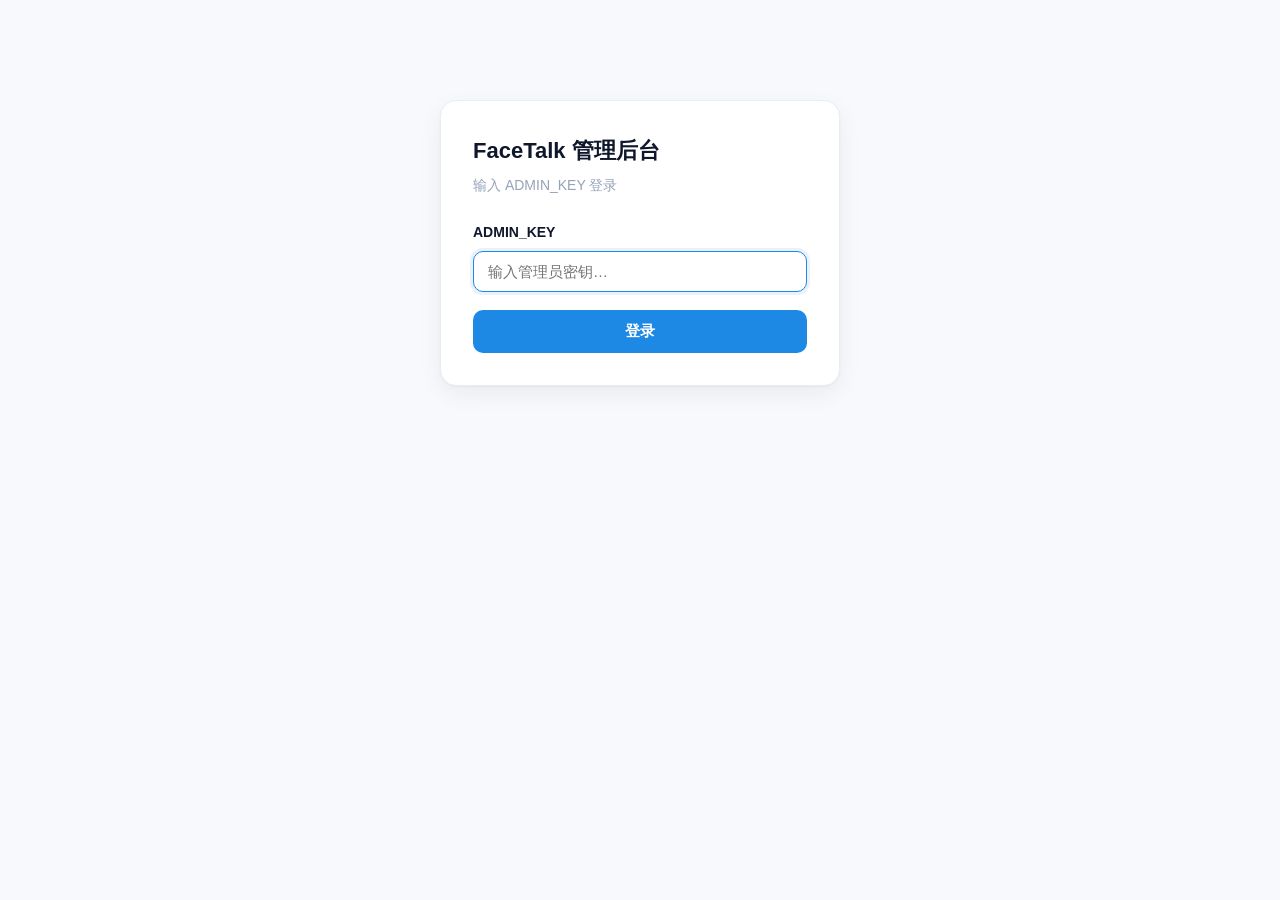
<file: admin.html>
<!DOCTYPE html>
<html lang="zh-CN">
<head>
  <meta charset="UTF-8">
  <meta name="viewport" content="width=device-width, initial-scale=1.0">
  <meta name="robots" content="noindex, nofollow">
  <title>FaceTalk 管理后台</title>
  <style>
    :root {
      --bg: #f7f9fc; --card: #fff; --ink: #0f172a; --ink-2: #475569; --ink-3: #94a3b8;
      --accent: #1e88e5; --accent-d: #1565c0; --accent-soft: #e8f1fc;
      --danger: #dc2626; --danger-soft: #fef2f2;
      --line: #e8edf3; --radius: 16px;
      --shadow: 0 1px 2px rgba(15,23,42,.04), 0 8px 24px rgba(15,23,42,.06);
      --green: #16a34a; --green-soft: #dcfce7;
      --amber: #d97706; --amber-soft: #fff8ec;
    }
    * { box-sizing: border-box; margin: 0; padding: 0; }
    body {
      font-family: -apple-system, BlinkMacSystemFont, "Segoe UI", "PingFang SC", "Microsoft YaHei", sans-serif;
      background: var(--bg); color: var(--ink); line-height: 1.6;
      -webkit-font-smoothing: antialiased;
    }
    .container { max-width: 860px; margin: 0 auto; padding: 40px 20px; }

    /* Login */
    .login-box {
      background: var(--card); border: 1px solid var(--line); border-radius: var(--radius);
      padding: 32px; max-width: 400px; margin: 60px auto; box-shadow: var(--shadow);
    }
    .login-box h1 { font-size: 22px; margin-bottom: 6px; }
    .login-box .sub { color: var(--ink-3); font-size: 14px; margin-bottom: 24px; }
    .login-box label { display: block; font-size: 14px; font-weight: 600; margin-bottom: 8px; }
    .login-box input {
      width: 100%; padding: 11px 14px; font-size: 15px; border: 1px solid var(--line);
      border-radius: 10px; outline: none; transition: border-color .2s, box-shadow .2s;
    }
    .login-box input:focus { border-color: var(--accent); box-shadow: 0 0 0 3px var(--accent-soft); }
    .login-box button {
      width: 100%; margin-top: 18px; padding: 12px; font-size: 15px; font-weight: 600;
      background: var(--accent); color: #fff; border: none; border-radius: 10px; cursor: pointer;
      transition: background .2s;
    }
    .login-box button:hover { background: var(--accent-d); }
    .error { background: var(--danger-soft); color: var(--danger); padding: 10px 14px; border-radius: 10px; font-size: 13px; margin-bottom: 16px; }

    /* Topbar */
    .topbar { display: flex; align-items: center; justify-content: space-between; margin-bottom: 24px; }
    .topbar h1 { font-size: 22px; }
    .topbar .actions { display: flex; gap: 10px; }
    .btn-logout { font-size: 13px; color: var(--ink-3); cursor: pointer; background: none; border: 1px solid var(--line); padding: 6px 14px; border-radius: 999px; transition: .15s; }
    .btn-logout:hover { color: var(--danger); border-color: var(--danger); }

    /* Stats */
    .stats { display: flex; gap: 12px; margin-bottom: 24px; }
    .stat { flex: 1; background: var(--card); border: 1px solid var(--line); border-radius: 12px; padding: 16px; text-align: center; }
    .stat-num { font-size: 26px; font-weight: 800; color: var(--accent); }
    .stat-label { font-size: 12px; color: var(--ink-3); margin-top: 2px; }
    .stat.danger .stat-num { color: var(--danger); }
    .stat.green .stat-num { color: var(--green); }

    /* Tabs */
    .tabs { display: flex; gap: 4px; margin-bottom: 20px; border-bottom: 2px solid var(--line); }
    .tab {
      padding: 10px 18px; font-size: 14px; font-weight: 600; cursor: pointer;
      border: none; background: none; color: var(--ink-3); border-bottom: 2px solid transparent;
      margin-bottom: -2px; transition: color .15s, border-color .15s;
    }
    .tab:hover { color: var(--ink); }
    .tab.active { color: var(--accent); border-bottom-color: var(--accent); }
    .tab-count {
      display: inline-block; min-width: 20px; text-align: center; font-size: 11px;
      background: var(--line); color: var(--ink-3); padding: 1px 6px; border-radius: 10px; margin-left: 4px;
    }
    .tab.active .tab-count { background: var(--accent); color: #fff; }

    /* List */
    .list { display: flex; flex-direction: column; gap: 10px; }
    .item {
      background: var(--card); border: 1px solid var(--line); border-radius: 12px;
      padding: 16px 18px; display: flex; align-items: flex-start; gap: 14px;
      transition: box-shadow .15s;
    }
    .item:hover { box-shadow: var(--shadow); }
    .item.banned { border-left: 4px solid var(--danger); }
    .item-body { flex: 1; min-width: 0; }
    .item-head { display: flex; align-items: center; gap: 8px; margin-bottom: 4px; flex-wrap: wrap; }
    .item-id { font-size: 14px; font-weight: 700; font-family: ui-monospace, "SF Mono", monospace; }
    .badge { display: inline-block; font-size: 11px; font-weight: 700; padding: 2px 8px; border-radius: 6px; }
    .badge-banned { background: var(--danger-soft); color: var(--danger); }
    .badge-ok { background: var(--green-soft); color: var(--green); }
    .badge-open { background: var(--accent-soft); color: var(--accent); }
    .badge-matched { background: var(--amber-soft); color: var(--amber); }
    .badge-closed { background: #f1f3f5; color: var(--ink-3); }
    .item-meta { font-size: 12px; color: var(--ink-3); display: flex; gap: 12px; flex-wrap: wrap; }
    .item-meta span { white-space: nowrap; }
    .item-note { font-size: 13px; color: var(--ink-2); margin-top: 4px; }
    .rep { font-weight: 700; }
    .rep.low { color: var(--danger); }
    .rep.mid { color: var(--amber); }
    .rep.high { color: var(--green); }
    .item-actions { display: flex; gap: 6px; flex-shrink: 0; }
    .btn {
      padding: 7px 14px; font-size: 13px; font-weight: 600; border: none; border-radius: 8px;
      cursor: pointer; transition: background .15s; white-space: nowrap;
    }
    .btn-ban { background: var(--amber-soft); color: var(--amber); }
    .btn-ban:hover { background: #fde4a8; }
    .btn-unban { background: var(--green-soft); color: var(--green); }
    .btn-unban:hover { background: #bbf7d0; }
    .btn-delete { background: var(--danger-soft); color: var(--danger); }
    .btn-delete:hover { background: #fecaca; }
    .btn:disabled { opacity: .5; cursor: default; }

    .empty-state { text-align: center; padding: 60px 20px; color: var(--ink-3); }
    .empty-state p { font-size: 15px; }

    /* Danger zone */
    .danger-zone { margin-top: 36px; padding: 20px; background: var(--danger-soft); border: 1px solid #fecaca; border-radius: 12px; }
    .danger-zone h3 { font-size: 15px; color: var(--danger); margin-bottom: 6px; }
    .danger-zone p { font-size: 13px; color: var(--ink-2); margin-bottom: 14px; }
    .danger-zone button { padding: 9px 18px; font-size: 13px; font-weight: 600; background: var(--danger); color: #fff; border: none; border-radius: 8px; cursor: pointer; }
    .danger-zone button:hover { background: #b91c1c; }
  </style>
</head>
<body>
<div class="container" id="app"></div>

<script>
(function(){
  var el = document.getElementById('app');
  var key = localStorage.getItem('facetalk_admin') || '';
  var users = [];
  var intents = [];
  var walls = [];
  var reports = [];
  var currentTab = 'users';

  function renderLogin(errMsg) {
    el.innerHTML = '<div class="login-box">' +
      '<h1>FaceTalk 管理后台</h1>' +
      '<p class="sub">输入 ADMIN_KEY 登录</p>' +
      (errMsg ? '<div class="error">' + esc(errMsg) + '</div>' : '') +
      '<label>ADMIN_KEY</label>' +
      '<input type="password" id="key-input" placeholder="输入管理员密钥…" autofocus />' +
      '<button id="btn-login">登录</button>' +
      '</div>';
    document.getElementById('key-input').addEventListener('keydown', function(e){ if(e.key==='Enter') doLogin(); });
    document.getElementById('btn-login').addEventListener('click', doLogin);
  }

  function doLogin() {
    var v = document.getElementById('key-input').value.trim();
    if (!v) return;
    key = v;
    localStorage.setItem('facetalk_admin', v);
    loadData();
  }

  function api(action, extra) {
    var body = { admin: key, action: action };
    if (extra) Object.assign(body, extra);
    return fetch('/api/admin', {
      method: 'POST',
      headers: { 'Content-Type': 'application/json' },
      body: JSON.stringify(body)
    }).then(function(r){ return r.json(); });
  }

  function loadData() {
    el.innerHTML = '<p style="text-align:center;color:var(--ink-3);padding:60px">加载中…</p>';
    Promise.all([api('list_users'), api('list_intents'), api('list_walls'), api('list_reports')])
      .then(function(res){
        // Promise.all 返回数组，按索引取各接口结果；仅 401/forbidden 视为登录失效
        var authErr = null;
        (res || []).forEach(function(x){ if (x && x.error === 'forbidden') authErr = authErr || x; });
        if (authErr) { doLogout(authErr.error); return; }
        users = (res[0] && res[0].list) || [];
        intents = (res[1] && res[1].list) || [];
        walls = (res[2] && res[2].list) || [];
        reports = (res[3] && res[3].list) || [];
        renderDashboard();
      })
      .catch(function(err){
        var detail = err && (err.message || err.name) ? (err.name + ': ' + err.message) : String(err);
        el.innerHTML = '<p class="error">请求失败：' + esc(detail) + '<br><small style="opacity:.8">如果一直失败，请按 Ctrl+F5 强制刷新或清除 facetalk.955827.xyz 的服务工作者/缓存。</small></p>';
      });
  }

  function renderDashboard() {
    var banned = users.filter(function(u){ return u.banned; }).length;
    var openIntents = intents.filter(function(i){ return i.status === 'open'; }).length;

    var html = '<div class="topbar">' +
      '<h1>FaceTalk 管理后台</h1>' +
      '<div class="actions"><button class="btn-logout" onclick="doLogout()">退出</button></div>' +
      '</div>';

    html += '<div class="stats">' +
      '<div class="stat"><div class="stat-num">' + users.length + '</div><div class="stat-label">总用户</div></div>' +
      '<div class="stat danger"><div class="stat-num">' + banned + '</div><div class="stat-label">已封禁</div></div>' +
      '<div class="stat"><div class="stat-num">' + intents.length + '</div><div class="stat-label">总意图</div></div>' +
      '<div class="stat green"><div class="stat-num">' + openIntents + '</div><div class="stat-label">开放中</div></div>' +
      '<div class="stat"><div class="stat-num">' + walls.length + '</div><div class="stat-label">留言墙</div></div>' +
      '<div class="stat danger"><div class="stat-num">' + reports.length + '</div><div class="stat-label">被举报</div></div>' +
      '</div>';

    html += '<div class="tabs">' +
      '<button class="tab' + (currentTab==='users' ? ' active' : '') + '" onclick="switchTab(\'users\')">用户<span class="tab-count">' + users.length + '</span></button>' +
      '<button class="tab' + (currentTab==='intents' ? ' active' : '') + '" onclick="switchTab(\'intents\')">意图<span class="tab-count">' + intents.length + '</span></button>' +
      '<button class="tab' + (currentTab==='walls' ? ' active' : '') + '" onclick="switchTab(\'walls\')">留言墙<span class="tab-count">' + walls.length + '</span></button>' +
      '<button class="tab' + (currentTab==='reports' ? ' active' : '') + '" onclick="switchTab(\'reports\')">举报<span class="tab-count">' + reports.length + '</span></button>' +
      '</div>';

    if (currentTab === 'users') {
      html += renderUsers();
    } else if (currentTab === 'walls') {
      html += renderWalls();
    } else if (currentTab === 'reports') {
      html += renderReports();
    } else {
      html += renderIntents();
    }

    html += '<div class="danger-zone">' +
      '<h3>危险区 · 一键清空</h3>' +
      '<p>删除所有用户、意图、配对、消息、评价数据。不可恢复，仅用于测试重置。</p>' +
      '<button onclick="clearAll()">清空全部数据</button>' +
      '</div>';

    el.innerHTML = html;
  }

  function renderUsers() {
    if (!users.length) return '<div class="empty-state"><p>暂无用户</p></div>';
    var html = '<div class="list">';
    users.forEach(function(u){
      var isBanned = !!u.banned;
      var repCls = u.rep < 30 ? 'low' : u.rep < 60 ? 'mid' : 'high';
      html += '<div class="item' + (isBanned ? ' banned' : '') + '">' +
        '<div class="item-body">' +
          '<div class="item-head">' +
            '<span class="item-id">' + esc(shortId(u.id)) + '</span>' +
            '<span class="badge ' + (isBanned ? 'badge-banned' : 'badge-ok') + '">' + (isBanned ? '已封禁' : '正常') + '</span>' +
          '</div>' +
          '<div class="item-meta">' +
            '<span>信誉 <b class="rep ' + repCls + '">' + (u.rep != null ? u.rep : 50) + '</b></span>' +
            '<span>注册 ' + fmtTime(u.created) + '</span>' +
            '<span title="' + esc(u.id) + '">ID: ' + esc(u.id.slice(0,12)) + '…</span>' +
          '</div>' +
        '</div>' +
        '<div class="item-actions">' +
          (isBanned
            ? '<button class="btn btn-unban" data-id="' + esc(u.id) + '" onclick="toggleBan(this,\'unban\')">解封</button>'
            : '<button class="btn btn-ban" data-id="' + esc(u.id) + '" onclick="toggleBan(this,\'ban\')">封禁</button>') +
          '<button class="btn btn-delete" data-id="' + esc(u.id) + '" onclick="delUser(this)">删除</button>' +
        '</div>' +
      '</div>';
    });
    html += '</div>';
    return html;
  }

  function renderIntents() {
    if (!intents.length) return '<div class="empty-state"><p>暂无意图</p></div>';
    var statusMap = { open: 'badge-open', matched: 'badge-matched', closed: 'badge-closed' };
    var statusLabel = { open: '开放中', matched: '已匹配', closed: '已关闭' };
    var html = '<div class="list">';
    intents.forEach(function(it){
      var expired = it.expires && it.expires < Math.floor(Date.now()/1000);
      var badge = expired ? 'badge-closed' : (statusMap[it.status] || 'badge-closed');
      var label = expired ? '已过期' : (statusLabel[it.status] || it.status);
      html += '<div class="item">' +
        '<div class="item-body">' +
          '<div class="item-head">' +
            '<span class="item-id">' + esc(shortId(it.id)) + '</span>' +
            '<span class="badge ' + badge + '">' + label + '</span>' +
          '</div>' +
          '<div class="item-meta">' +
            '<span>发布者 ' + esc(shortId(it.owner)) + '</span>' +
            '<span>岗位 ' + esc(it.role || '-') + '</span>' +
            (it.city ? '<span>城市 ' + esc(it.city) + '</span>' : '') +
            '<span>模式 ' + esc(it.mode === 'voice' ? '语音' : it.mode) + '</span>' +
            '<span>' + fmtTime(it.created) + '</span>' +
          '</div>' +
          (it.note ? '<div class="item-note">' + esc(it.note) + '</div>' : '') +
        '</div>' +
        '<div class="item-actions">' +
          '<button class="btn btn-delete" data-id="' + esc(it.id) + '" onclick="delIntent(this)">删除</button>' +
        '</div>' +
      '</div>';
    });
    html += '</div>';
    return html;
  }

  window.switchTab = function(tab) { currentTab = tab; renderDashboard(); };

  window.toggleBan = function(btn, action) {
    btn.disabled = true;
    var id = btn.dataset.id;
    api(action, { target: id })
      .then(function(d){
        if (d.ok) loadData();
        else { alert(d.error || '失败'); btn.disabled = false; }
      });
  };

  window.delUser = function(btn) {
    if (!confirm('确定删除该用户及其所有意图和申请？此操作不可恢复。')) return;
    btn.disabled = true;
    var id = btn.dataset.id;
    api('delete_user', { target: id })
      .then(function(d){
        if (d.ok) loadData();
        else { alert(d.error || '失败'); btn.disabled = false; }
      });
  };

  window.delIntent = function(btn) {
    if (!confirm('确定删除这条意图？')) return;
    btn.disabled = true;
    var id = btn.dataset.id;
    api('delete_intent', { intentId: id })
      .then(function(d){
        if (d.ok) loadData();
        else { alert(d.error || '失败'); btn.disabled = false; }
      });
  };

  function renderWalls() {
    if (!walls.length) return '<div class="empty-state"><p>留言墙暂无留言</p></div>';
    var html = '<div class="list">';
    walls.forEach(function(w){
      html += '<div class="item">' +
        '<div class="item-body">' +
          '<div class="item-head">' +
            '<span class="item-id">' + esc(w.name || '匿名用户') + '</span>' +
            '<span class="badge badge-open">' + fmtTime(w.createdAt) + '</span>' +
          '</div>' +
          '<div class="item-note">' + esc(w.text) + '</div>' +
        '</div>' +
        '<div class="item-actions">' +
          '<button class="btn btn-delete" data-id="' + esc(w.id) + '" onclick="delWall(this)">删除</button>' +
        '</div>' +
      '</div>';
    });
    html += '</div>';
    return html;
  }

  function renderReports() {
    if (!reports.length) return '<div class="empty-state"><p>暂无举报记录</p></div>';
    var html = '<div class="list">';
    reports.forEach(function(rp){
      var isBanned = !!rp.banned;
      var badgeCls = isBanned ? 'badge-banned' : (rp.count >= 3 ? 'badge-matched' : 'badge-open');
      var badgeTxt = isBanned ? '已封禁' : (rp.count >= 3 ? '达封禁线' : ('被举报 ' + rp.count + ' 次'));
      var items = (rp.items || []).map(function(it){
        return '<li style="margin:3px 0">' + esc(shortId(it.by)) + '：' + esc(it.reason || '(无原因)') + ' · ' + fmtTime(it.created) + '</li>';
      }).join('');
      html += '<div class="item' + (isBanned ? ' banned' : '') + '">' +
        '<div class="item-body">' +
          '<div class="item-head">' +
            '<span class="item-id">' + esc(shortId(rp.target)) + '</span>' +
            '<span class="badge ' + badgeCls + '">' + badgeTxt + '</span>' +
          '</div>' +
          '<div class="item-meta"><span>被 ' + rp.count + ' 个不同人举报</span></div>' +
          '<ul class="item-note" style="padding-left:18px;margin-top:6px">' + items + '</ul>' +
        '</div>' +
        '<div class="item-actions">' +
          (isBanned
            ? '<button class="btn btn-unban" data-id="' + esc(rp.target) + '" onclick="toggleBan(this,\'unban\')">解封</button>'
            : '<button class="btn btn-ban" data-id="' + esc(rp.target) + '" onclick="toggleBan(this,\'ban\')">封禁</button>') +
        '</div>' +
      '</div>';
    });
    html += '</div>';
    return html;
  }

  window.delWall = function(btn) {
    if (!confirm('确定删除这条留言？')) return;
    btn.disabled = true;
    var id = btn.dataset.id;
    api('delete_wall', { wallId: id })
      .then(function(d){
        if (d.ok) loadData();
        else { alert(d.error || '失败'); btn.disabled = false; }
      });
  };

  window.clearAll = function() {
    var c = prompt('此操作将清空全部数据（用户/意图/配对/消息/评价），不可恢复！\n输入 yes 确认：');
    if (c !== 'yes') return;
    api('clear_all').then(function(d){
      if (d.ok) { alert('已清空 ' + d.cleared + ' 张表'); loadData(); }
      else alert(d.error || '失败');
    });
  };

  function doLogout(errMsg) {
    key = '';
    localStorage.removeItem('facetalk_admin');
    renderLogin(errMsg);
  }
  window.doLogout = function(){ doLogout(); };

  function esc(s) {
    return String(s == null ? '' : s).replace(/[&<>"']/g, function(c){
      return { '&':'&amp;','<':'&lt;','>':'&gt;','"':'&quot;',"'":'&#39;' }[c];
    });
  }
  function shortId(id) {
    if (!id) return '-';
    return id.length > 10 ? id.slice(0,8) + '…' : id;
  }
  function fmtTime(sec) {
    if (!sec) return '-';
    var d = new Date(sec * 1000);
    return d.getFullYear() + '-' + pad(d.getMonth()+1) + '-' + pad(d.getDate()) +
      ' ' + pad(d.getHours()) + ':' + pad(d.getMinutes());
  }
  function pad(n){ return n < 10 ? '0' + n : '' + n; }

  // init：先注销服务工作者/清缓存，避免旧 SW 拦截 /api/admin 导致网络错误
  function init() {
    if (key) loadData(); else renderLogin();
  }
  if ('serviceWorker' in navigator) {
    navigator.serviceWorker.getRegistrations().then(function(regs){
      return Promise.all(regs.map(function(r){ return r.unregister(); }));
    }).then(function(){
      if ('caches' in window) {
        return caches.keys().then(function(names){
          return Promise.all(names.map(function(n){ return caches.delete(n); }));
        });
      }
    }).then(init, init);
  } else {
    init();
  }
})();
</script>
</body>
</html>
</file>
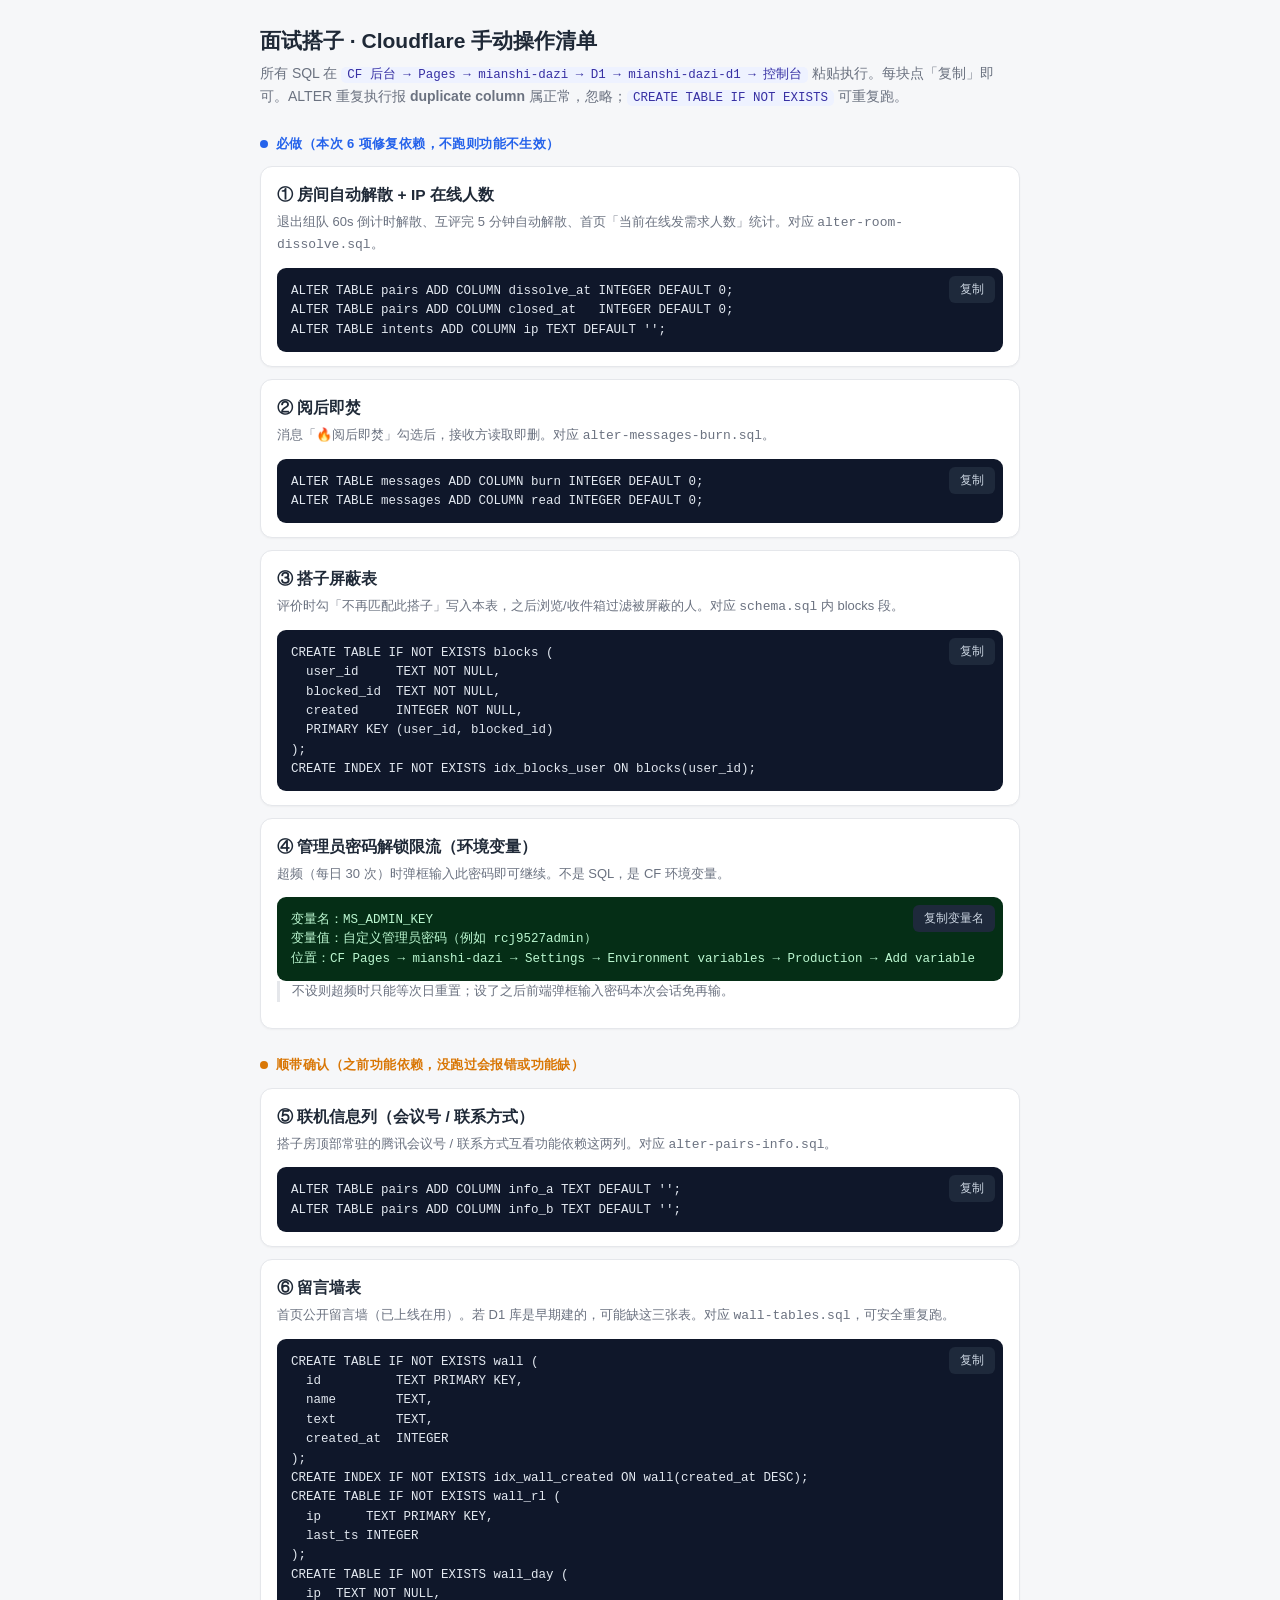
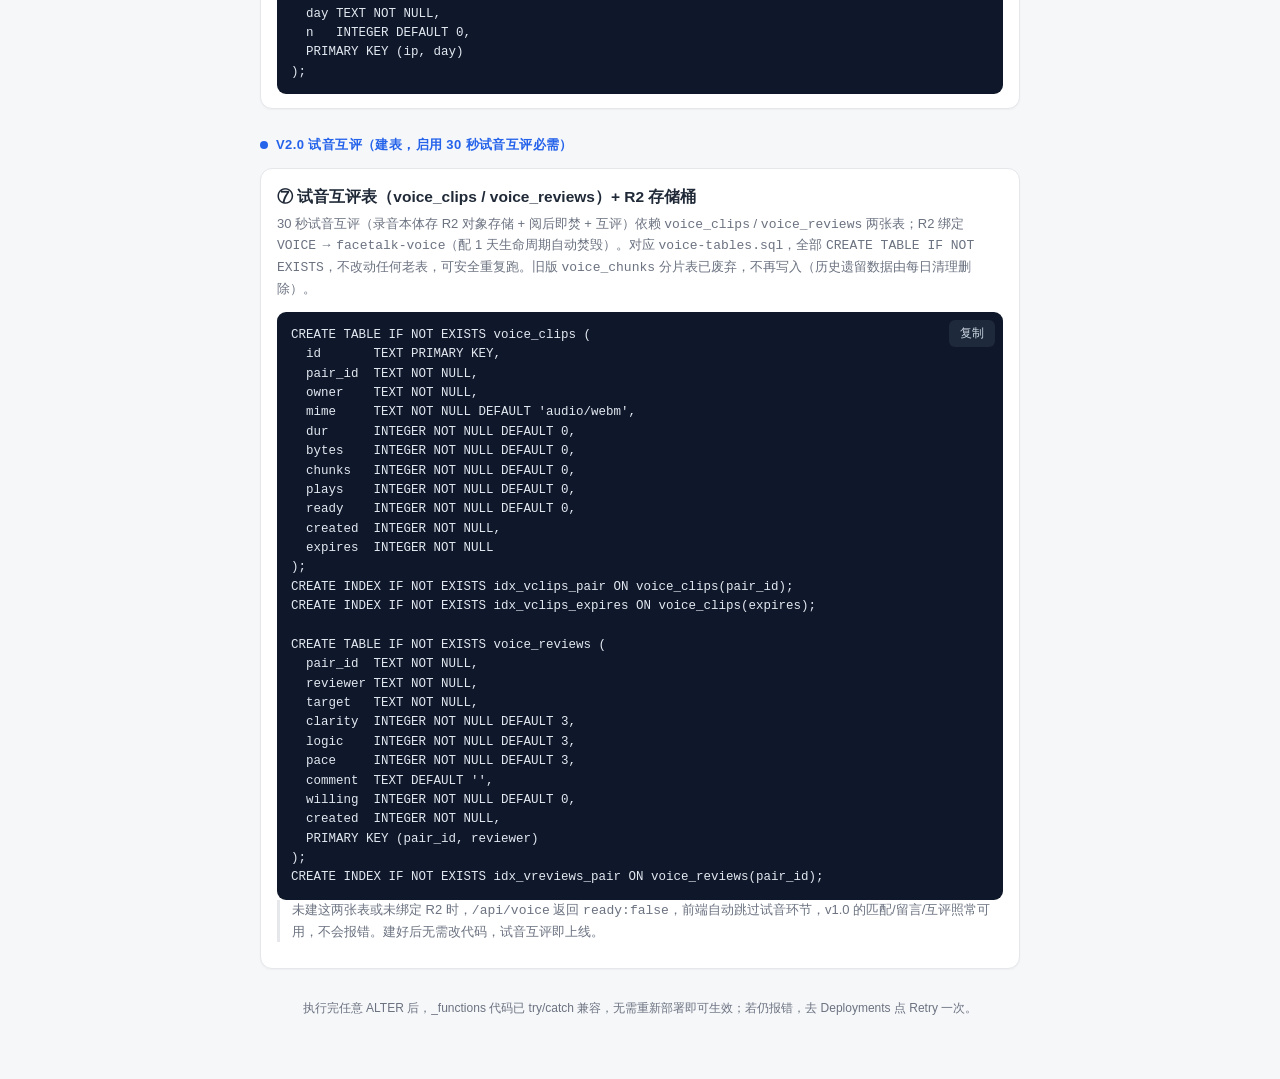
<file: cf-manual-steps.html>
<!DOCTYPE html>
<html lang="zh-CN">
<head>
<meta charset="UTF-8">
<meta name="viewport" content="width=device-width, initial-scale=1">
<title>面试搭子 · Cloudflare 手动操作清单</title>
<style>
  :root{ --bg:#f6f7f9; --card:#fff; --bd:#e5e7eb; --txt:#1f2937; --sub:#6b7280;
         --accent:#2563eb; --ok:#16a34a; --warn:#d97706; }
  *{box-sizing:border-box}
  body{margin:0;font-family:-apple-system,BlinkMacSystemFont,"Segoe UI","PingFang SC","Microsoft YaHei",sans-serif;
       background:var(--bg);color:var(--txt);line-height:1.6;padding:24px 16px 60px}
  .wrap{max-width:760px;margin:0 auto}
  h1{font-size:21px;margin:0 0 4px}
  .lede{color:var(--sub);font-size:14px;margin:0 0 20px}
  .lede code{background:#eef2ff;color:#3730a3;padding:1px 6px;border-radius:5px;font-size:12.5px}
  .group{margin:26px 0 10px;font-size:13px;font-weight:700;letter-spacing:.4px;color:var(--accent);
         text-transform:uppercase;display:flex;align-items:center;gap:8px}
  .group.warn{color:var(--warn)}
  .group::before{content:"";width:8px;height:8px;border-radius:50%;background:currentColor}
  .card{background:var(--card);border:1px solid var(--bd);border-radius:12px;padding:16px 16px 14px;margin:12px 0;
        box-shadow:0 1px 2px rgba(0,0,0,.04)}
  .card h3{margin:0 0 4px;font-size:15.5px}
  .card p{margin:0 0 12px;font-size:13px;color:var(--sub)}
  .codebox{position:relative;background:#0f172a;border-radius:9px;padding:14px 14px 12px;overflow:auto}
  .codebox code{display:block;color:#e2e8f0;font-family:"SFMono-Regular",Consolas,"Liberation Mono",Menlo,monospace;
        font-size:12.5px;white-space:pre;line-height:1.55}
  .copy{position:absolute;top:8px;right:8px;border:none;background:#1e293b;color:#cbd5e1;font-size:12px;
        padding:5px 11px;border-radius:6px;cursor:pointer;transition:.15s}
  .copy:hover{background:#334155}
  .copy.ok{background:var(--ok);color:#fff}
  .env .codebox{background:#052e16}
  .env .codebox code{color:#bbf7d0}
  .note{font-size:12px;color:var(--sub);margin-top:10px;padding-left:12px;border-left:3px solid #e5e7eb}
  .foot{margin-top:30px;font-size:12px;color:var(--sub);text-align:center}
</style>
</head>
<body>
<div class="wrap">
  <h1>面试搭子 · Cloudflare 手动操作清单</h1>
  <p class="lede">所有 SQL 在 <code>CF 后台 → Pages → mianshi-dazi → D1 → mianshi-dazi-d1 → 控制台</code> 粘贴执行。每块点「复制」即可。ALTER 重复执行报 <b>duplicate column</b> 属正常，忽略；<code>CREATE TABLE IF NOT EXISTS</code> 可重复跑。</p>

  <div class="group">必做（本次 6 项修复依赖，不跑则功能不生效）</div>

  <div class="card">
    <h3>① 房间自动解散 + IP 在线人数</h3>
    <p>退出组队 60s 倒计时解散、互评完 5 分钟自动解散、首页「当前在线发需求人数」统计。对应 <code>alter-room-dissolve.sql</code>。</p>
    <div class="codebox"><code>ALTER TABLE pairs ADD COLUMN dissolve_at INTEGER DEFAULT 0;
ALTER TABLE pairs ADD COLUMN closed_at   INTEGER DEFAULT 0;
ALTER TABLE intents ADD COLUMN ip TEXT DEFAULT '';</code><button class="copy" onclick="copy(this)">复制</button></div>
  </div>

  <div class="card">
    <h3>② 阅后即焚</h3>
    <p>消息「🔥阅后即焚」勾选后，接收方读取即删。对应 <code>alter-messages-burn.sql</code>。</p>
    <div class="codebox"><code>ALTER TABLE messages ADD COLUMN burn INTEGER DEFAULT 0;
ALTER TABLE messages ADD COLUMN read INTEGER DEFAULT 0;</code><button class="copy" onclick="copy(this)">复制</button></div>
  </div>

  <div class="card">
    <h3>③ 搭子屏蔽表</h3>
    <p>评价时勾「不再匹配此搭子」写入本表，之后浏览/收件箱过滤被屏蔽的人。对应 <code>schema.sql</code> 内 blocks 段。</p>
    <div class="codebox"><code>CREATE TABLE IF NOT EXISTS blocks (
  user_id     TEXT NOT NULL,
  blocked_id  TEXT NOT NULL,
  created     INTEGER NOT NULL,
  PRIMARY KEY (user_id, blocked_id)
);
CREATE INDEX IF NOT EXISTS idx_blocks_user ON blocks(user_id);</code><button class="copy" onclick="copy(this)">复制</button></div>
  </div>

  <div class="card env">
    <h3>④ 管理员密码解锁限流（环境变量）</h3>
    <p>超频（每日 30 次）时弹框输入此密码即可继续。不是 SQL，是 CF 环境变量。</p>
    <div class="codebox"><code>变量名：MS_ADMIN_KEY
变量值：自定义管理员密码（例如 rcj9527admin）
位置：CF Pages → mianshi-dazi → Settings → Environment variables → Production → Add variable</code><button class="copy" onclick="copy(this)">复制变量名</button></div>
    <p class="note">不设则超频时只能等次日重置；设了之后前端弹框输入密码本次会话免再输。</p>
  </div>

  <div class="group warn">顺带确认（之前功能依赖，没跑过会报错或功能缺）</div>

  <div class="card">
    <h3>⑤ 联机信息列（会议号 / 联系方式）</h3>
    <p>搭子房顶部常驻的腾讯会议号 / 联系方式互看功能依赖这两列。对应 <code>alter-pairs-info.sql</code>。</p>
    <div class="codebox"><code>ALTER TABLE pairs ADD COLUMN info_a TEXT DEFAULT '';
ALTER TABLE pairs ADD COLUMN info_b TEXT DEFAULT '';</code><button class="copy" onclick="copy(this)">复制</button></div>
  </div>

  <div class="card">
    <h3>⑥ 留言墙表</h3>
    <p>首页公开留言墙（已上线在用）。若 D1 库是早期建的，可能缺这三张表。对应 <code>wall-tables.sql</code>，可安全重复跑。</p>
    <div class="codebox"><code>CREATE TABLE IF NOT EXISTS wall (
  id          TEXT PRIMARY KEY,
  name        TEXT,
  text        TEXT,
  created_at  INTEGER
);
CREATE INDEX IF NOT EXISTS idx_wall_created ON wall(created_at DESC);
CREATE TABLE IF NOT EXISTS wall_rl (
  ip      TEXT PRIMARY KEY,
  last_ts INTEGER
);
CREATE TABLE IF NOT EXISTS wall_day (
  ip  TEXT NOT NULL,
  day TEXT NOT NULL,
  n   INTEGER DEFAULT 0,
  PRIMARY KEY (ip, day)
);</code><button class="copy" onclick="copy(this)">复制</button></div>
  </div>

  <div class="group">v2.0 试音互评（建表，启用 30 秒试音互评必需）</div>

  <div class="card">
    <h3>⑦ 试音互评表（voice_clips / voice_reviews）+ R2 存储桶</h3>
    <p>30 秒试音互评（录音本体存 R2 对象存储 + 阅后即焚 + 互评）依赖 <code>voice_clips</code> / <code>voice_reviews</code> 两张表；R2 绑定 <code>VOICE</code> → <code>facetalk-voice</code>（配 1 天生命周期自动焚毁）。对应 <code>voice-tables.sql</code>，全部 <code>CREATE TABLE IF NOT EXISTS</code>，不改动任何老表，可安全重复跑。旧版 <code>voice_chunks</code> 分片表已废弃，不再写入（历史遗留数据由每日清理删除）。</p>
    <div class="codebox"><code>CREATE TABLE IF NOT EXISTS voice_clips (
  id       TEXT PRIMARY KEY,
  pair_id  TEXT NOT NULL,
  owner    TEXT NOT NULL,
  mime     TEXT NOT NULL DEFAULT 'audio/webm',
  dur      INTEGER NOT NULL DEFAULT 0,
  bytes    INTEGER NOT NULL DEFAULT 0,
  chunks   INTEGER NOT NULL DEFAULT 0,
  plays    INTEGER NOT NULL DEFAULT 0,
  ready    INTEGER NOT NULL DEFAULT 0,
  created  INTEGER NOT NULL,
  expires  INTEGER NOT NULL
);
CREATE INDEX IF NOT EXISTS idx_vclips_pair ON voice_clips(pair_id);
CREATE INDEX IF NOT EXISTS idx_vclips_expires ON voice_clips(expires);

CREATE TABLE IF NOT EXISTS voice_reviews (
  pair_id  TEXT NOT NULL,
  reviewer TEXT NOT NULL,
  target   TEXT NOT NULL,
  clarity  INTEGER NOT NULL DEFAULT 3,
  logic    INTEGER NOT NULL DEFAULT 3,
  pace     INTEGER NOT NULL DEFAULT 3,
  comment  TEXT DEFAULT '',
  willing  INTEGER NOT NULL DEFAULT 0,
  created  INTEGER NOT NULL,
  PRIMARY KEY (pair_id, reviewer)
);
CREATE INDEX IF NOT EXISTS idx_vreviews_pair ON voice_reviews(pair_id);</code><button class="copy" onclick="copy(this)">复制</button></div>
    <p class="note">未建这两张表或未绑定 R2 时，<code>/api/voice</code> 返回 <code>ready:false</code>，前端自动跳过试音环节，v1.0 的匹配/留言/互评照常可用，不会报错。建好后无需改代码，试音互评即上线。</p>
  </div>

  <p class="foot">执行完任意 ALTER 后，_functions 代码已 try/catch 兼容，无需重新部署即可生效；若仍报错，去 Deployments 点 Retry 一次。</p>
</div>

<script>
function copy(btn){
  var box = btn.parentElement;
  var code = box.querySelector('code').innerText;
  var done = function(){
    var t = btn.textContent; btn.textContent = '已复制 ✓'; btn.classList.add('ok');
    setTimeout(function(){ btn.textContent = t; btn.classList.remove('ok'); }, 1400);
  };
  if(navigator.clipboard && navigator.clipboard.writeText){
    navigator.clipboard.writeText(code).then(done).catch(function(){ fallback(code, done); });
  } else { fallback(code, done); }
}
function fallback(text, cb){
  var ta = document.createElement('textarea');
  ta.value = text; ta.style.position = 'fixed'; ta.style.top = '-9999px'; ta.style.opacity = '0';
  document.body.appendChild(ta); ta.focus(); ta.select();
  try { document.execCommand('copy'); cb(); }
  catch(e){ alert('复制失败，请手动长按选择文本复制'); }
  document.body.removeChild(ta);
}
</script>
</body>
</html>
</file>
